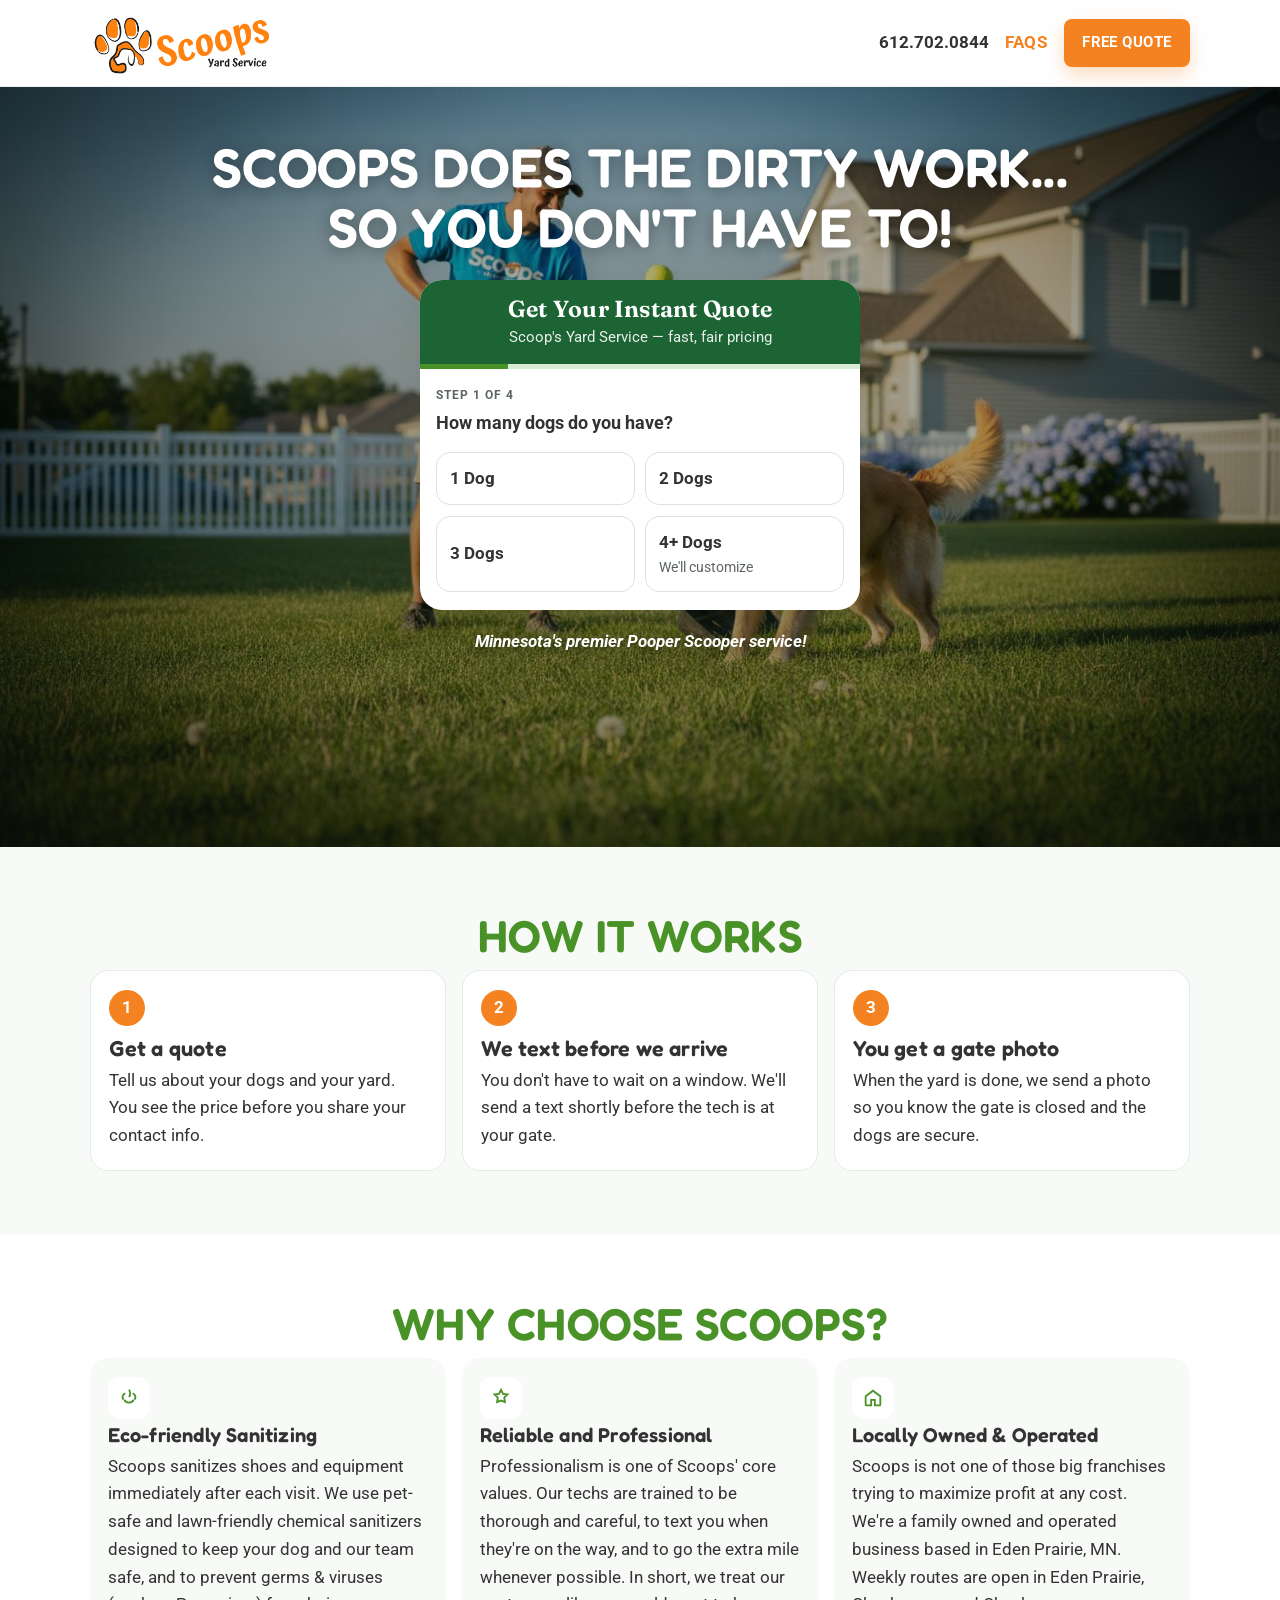
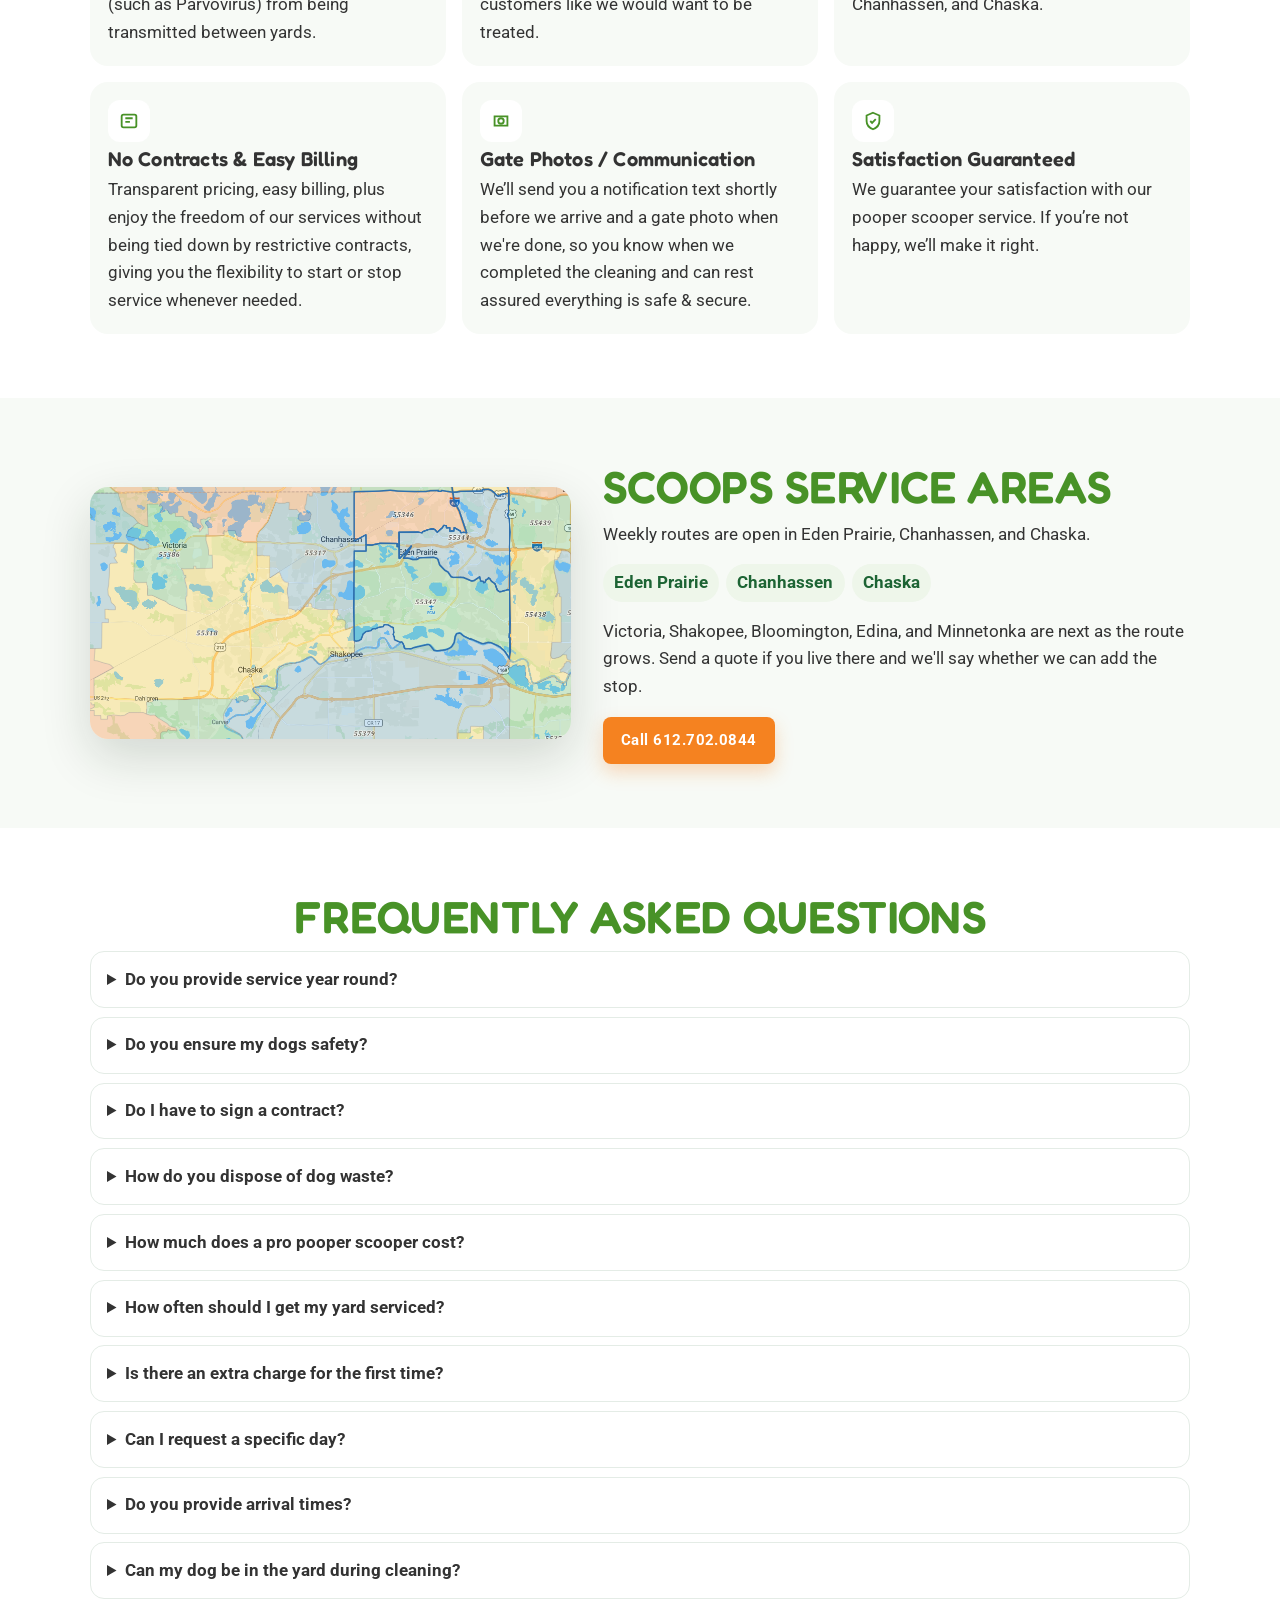
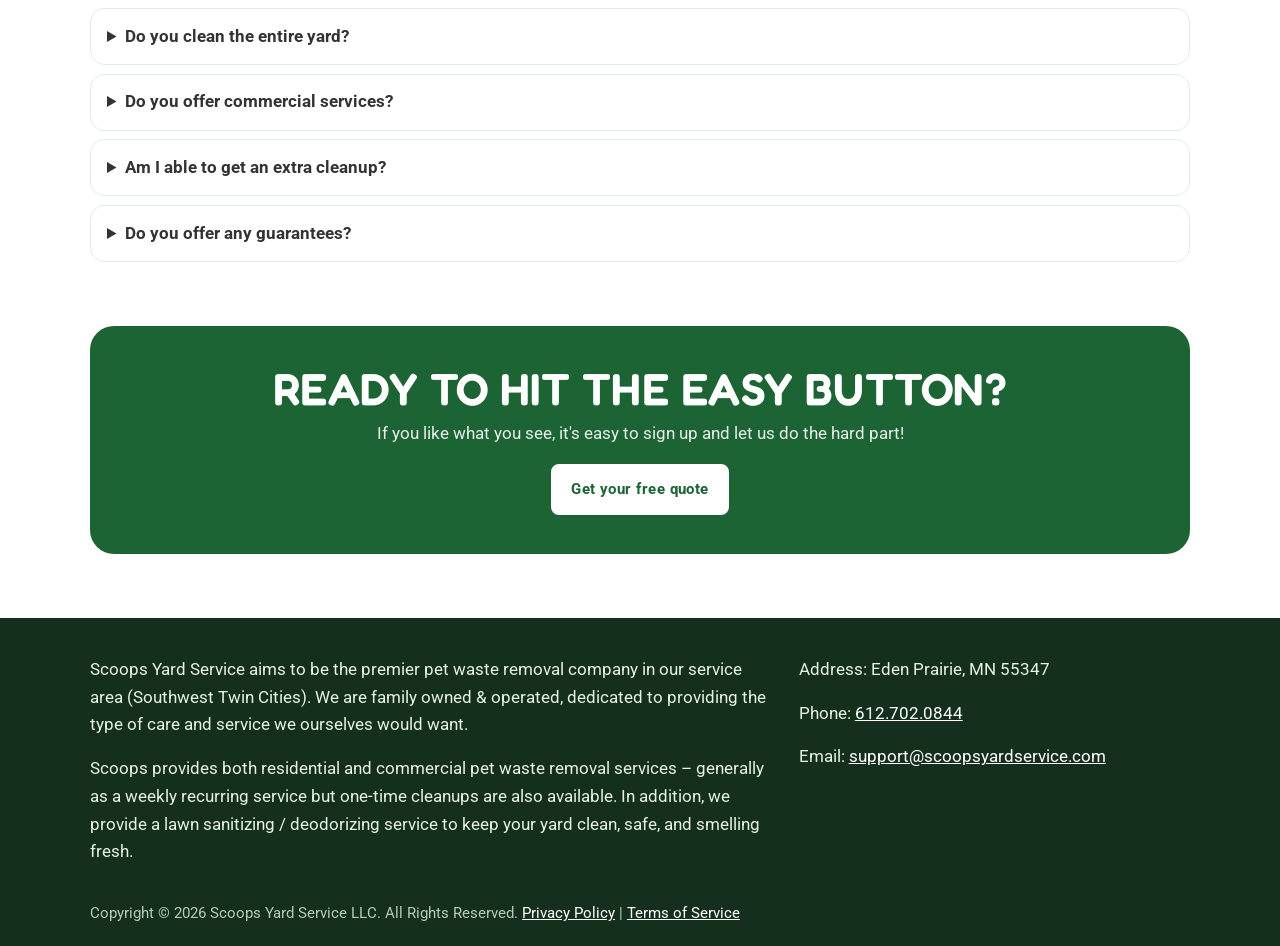
<file: public/index.html>
<!DOCTYPE html>
<html lang="en">
<head>
  <meta charset="utf-8">
  <meta name="viewport" content="width=device-width, initial-scale=1">
  <title>Scoops Yard Service - MN Pooper Scooper</title>
  <meta name="description" content="Minnesota's premier pooper scooper service. Family owned in Eden Prairie, serving the southwest Twin Cities. No contracts, gate photos, and pet-safe sanitizing.">
  <link rel="icon" href="favicon.png">
  <link rel="preconnect" href="https://fonts.googleapis.com">
  <link rel="preconnect" href="https://fonts.gstatic.com" crossorigin>
  <link href="https://fonts.googleapis.com/css2?family=Fraunces:opsz,wght@9..144,600&family=Fredoka:wght@500;600;700&family=Roboto:ital,wght@0,400;0,500;0,700;1,700&display=swap" rel="stylesheet">
  <link rel="stylesheet" href="css/styles.css">
</head>
<body>
  <a class="skip-link" href="#main">Skip to content</a>
  <header class="site-header">
    <div class="wrap header-bar">
      <a class="logo" href="index.html"><img src="images/logo.png" alt="Scoops Yard Service"></a>
      <div class="header-tools">
        <a class="phone" href="tel:6127020844">612.702.0844</a>
        <a class="nav-link" href="#faqs">FAQS</a>
        <a class="btn" href="#quote">FREE QUOTE</a>
      </div>
    </div>
  </header>

  <main id="main">
    <section class="hero">
      <div class="wrap">
        <h1 class="hero-title">SCOOPS DOES THE DIRTY WORK...<br>SO YOU DON'T HAVE TO!</h1>
        <div class="quote-card" id="quote">
          <div class="quote-head">
            <h2>Get Your Instant Quote</h2>
            <p>Scoop's Yard Service — fast, fair pricing</p>
          </div>
          <div class="quote-progress" aria-hidden="true"><span id="quote-bar"></span></div>
          <div class="quote-body" id="quote-body"></div>
        </div>
        <p class="hero-kicker">Minnesota's premier Pooper Scooper service!</p>
      </div>
    </section>

    <section class="section how">
      <div class="wrap">
        <h2 class="section-title">HOW IT WORKS</h2>
        <ol class="steps">
          <li>
            <span class="step-num">1</span>
            <h3>Get a quote</h3>
            <p>Tell us about your dogs and your yard. You see the price before you share your contact info.</p>
          </li>
          <li>
            <span class="step-num">2</span>
            <h3>We text before we arrive</h3>
            <p>You don't have to wait on a window. We'll send a text shortly before the tech is at your gate.</p>
          </li>
          <li>
            <span class="step-num">3</span>
            <h3>You get a gate photo</h3>
            <p>When the yard is done, we send a photo so you know the gate is closed and the dogs are secure.</p>
          </li>
        </ol>
      </div>
    </section>

    <section class="section">
      <div class="wrap">
        <h2 class="section-title">WHY CHOOSE SCOOPS?</h2>
        <div class="features">
          <article class="feature">
            <div class="icon" aria-hidden="true">
              <svg width="22" height="22" viewBox="0 0 24 24" fill="none" stroke="currentColor" stroke-width="2"><path d="M12 3c2 3 2 5 0 8M8 7c-3 1-4 4-2 7M16 7c3 1 4 4 2 7M7 14c1 4 9 4 10 0"/></svg>
            </div>
            <h3>Eco-friendly Sanitizing</h3>
            <p>Scoops sanitizes shoes and equipment immediately after each visit. We use pet-safe and lawn-friendly chemical sanitizers designed to keep your dog and our team safe, and to prevent germs &amp; viruses (such as Parvovirus) from being transmitted between yards.</p>
          </article>
          <article class="feature">
            <div class="icon" aria-hidden="true">
              <svg width="22" height="22" viewBox="0 0 24 24" fill="none" stroke="currentColor" stroke-width="2"><path d="M12 3l2.2 4.6L19 8.2l-3.5 3.4.8 4.9L12 14.8 7.7 16.5l.8-4.9L5 8.2l4.8-.6L12 3z"/></svg>
            </div>
            <h3>Reliable and Professional</h3>
            <p>Professionalism is one of Scoops' core values. Our techs are trained to be thorough and careful, to text you when they're on the way, and to go the extra mile whenever possible. In short, we treat our customers like we would want to be treated.</p>
          </article>
          <article class="feature">
            <div class="icon" aria-hidden="true">
              <svg width="22" height="22" viewBox="0 0 24 24" fill="none" stroke="currentColor" stroke-width="2"><path d="M4 10l8-6 8 6v9a1 1 0 0 1-1 1h-5v-6H10v6H5a1 1 0 0 1-1-1v-9z"/></svg>
            </div>
            <h3>Locally Owned &amp; Operated</h3>
            <p>Scoops is not one of those big franchises trying to maximize profit at any cost. We're a family owned and operated business based in Eden Prairie, MN. Weekly routes are open in Eden Prairie, Chanhassen, and Chaska.</p>
          </article>
          <article class="feature">
            <div class="icon" aria-hidden="true">
              <svg width="22" height="22" viewBox="0 0 24 24" fill="none" stroke="currentColor" stroke-width="2"><rect x="4" y="5" width="16" height="14" rx="2"/><path d="M8 9h8M8 13h5"/></svg>
            </div>
            <h3>No Contracts &amp; Easy Billing</h3>
            <p>Transparent pricing, easy billing, plus enjoy the freedom of our services without being tied down by restrictive contracts, giving you the flexibility to start or stop service whenever needed.</p>
          </article>
          <article class="feature">
            <div class="icon" aria-hidden="true">
              <svg width="22" height="22" viewBox="0 0 24 24" fill="none" stroke="currentColor" stroke-width="2"><path d="M5 7h14v10H5z"/><circle cx="12" cy="12" r="3"/></svg>
            </div>
            <h3>Gate Photos / Communication</h3>
            <p>We’ll send you a notification text shortly before we arrive and a gate photo when we're done, so you know when we completed the cleaning and can rest assured everything is safe &amp; secure.</p>
          </article>
          <article class="feature">
            <div class="icon" aria-hidden="true">
              <svg width="22" height="22" viewBox="0 0 24 24" fill="none" stroke="currentColor" stroke-width="2"><path d="M12 3l7 3v6c0 4.5-3 7.5-7 9-4-1.5-7-4.5-7-9V6l7-3z"/><path d="M9 12l2 2 4-4"/></svg>
            </div>
            <h3>Satisfaction Guaranteed</h3>
            <p>We guarantee your satisfaction with our pooper scooper service. If you’re not happy, we’ll make it right.</p>
          </article>
        </div>
      </div>
    </section>

    <section class="section" style="background:#f7faf6">
      <div class="wrap areas">
        <img src="images/map.png" alt="Map of Scoops service areas in the southwest Twin Cities">
        <div>
          <h2 class="section-title" style="text-align:left">SCOOPS SERVICE AREAS</h2>
          <p>Weekly routes are open in Eden Prairie, Chanhassen, and Chaska.</p>
          <ul class="cities">
            <li>Eden Prairie</li>
            <li>Chanhassen</li>
            <li>Chaska</li>
          </ul>
          <p>Victoria, Shakopee, Bloomington, Edina, and Minnetonka are next as the route grows. Send a quote if you live there and we'll say whether we can add the stop.</p>
          <a class="btn" href="tel:6127020844">Call 612.702.0844</a>
        </div>
      </div>
    </section>

    <section class="section" id="faqs">
      <div class="wrap">
        <h2 class="section-title">FREQUENTLY ASKED QUESTIONS</h2>
        <div class="faq">
          <details>
            <summary>Do you provide service year round?</summary>
            <p>Yes! Scoops provides dog waste removal services year-round. If there’s snow on the ground, we can scoop most of the waste that accumulates.</p>
          </details>
          <details>
            <summary>Do you ensure my dogs safety?</summary>
            <p>The safety of our clients and their dogs is a top priority. To ensure all dogs are safe, we clean all our equipment and shoes between each yard with a kennel-grade disinfectant to prevent the spread of germs/viruses. We also take gate pictures when we are done cleaning so you know your pets won’t get out of the yard, and we ensure all our employees are background checked.</p>
          </details>
          <details>
            <summary>Do I have to sign a contract?</summary>
            <p>No contracts! You can start, pause, and cancel your subscription at any time by updating your customer portal or calling our office.</p>
          </details>
          <details>
            <summary>How do you dispose of dog waste?</summary>
            <p>Proper disposal is essential to environmental safety as dog poop is considered a hazardous material. We will double bag the waste (in scented bags) and place it in each customer’s trash can or neatly on the side of their house.</p>
            <p>We can take the waste off your property and properly dispose of it with Waste Management for a small fee.</p>
          </details>
          <details>
            <summary>How much does a pro pooper scooper cost?</summary>
            <p>Scoops has pooper scooper service plans starting as low as $60 per month. However, pricing is based on the size of the yard, service frequency, and number of dogs. Most of our clients end up paying between $95 and $130 per month. Use the free quote to see our current prices before signing up.</p>
          </details>
          <details>
            <summary>How often should I get my yard serviced?</summary>
            <p>For optimal cleanliness, we recommend scheduling our pet waste removal services on a weekly basis. You can switch to one of our other flexible plans as needed.</p>
          </details>
          <details>
            <summary>Is there an extra charge for the first time?</summary>
            <p>There is generally a first time clean-up fee if there has been several weeks of accumulation in your yard on our first visit.</p>
          </details>
          <details>
            <summary>Can I request a specific day?</summary>
            <p>Yes, you can request a specific cleanup day. Not every cleanup day will be available in your area, but we can generally offer 2-3 options to best fit your schedule.</p>
          </details>
          <details>
            <summary>Do you provide arrival times?</summary>
            <p>No, we don’t provide arrival times for our pooper scooper services. While we will do our best to accommodate your schedule, we optimize our routes for drive time at midnight the day before to help keep costs low.</p>
          </details>
          <details>
            <summary>Can my dog be in the yard during cleaning?</summary>
            <p>Yes, we’re glad to clean with your pups! We simply ask that if your dog has shown signs of aggression, you leave them inside during your cleaning. Ensuring the safety of our team is a top priority. If your dog is aggressive towards our team, you will be asked to put them inside or be removed from our route.</p>
          </details>
          <details>
            <summary>Do you clean the entire yard?</summary>
            <p>Scoops will clean any areas of your property that have dog waste issues, including front, back, and side yards, flower beds, dog runs, etc. There will be an extra cost for large yards or yards with difficult terrain, etc.</p>
          </details>
          <details>
            <summary>Do you offer commercial services?</summary>
            <p>Yes, we offer pet waste removal services for commercial properties, including apartment complexes, dog parks, and business facilities. Contact us for a customized quote.</p>
          </details>
          <details>
            <summary>Am I able to get an extra cleanup?</summary>
            <p>If you need an extra dog waste cleanup outside of your regular schedule, simply contact us, and we’ll arrange a convenient time to visit your property and ensure your yard is clean for whatever you’re planning!</p>
          </details>
          <details>
            <summary>Do you offer any guarantees?</summary>
            <p>Absolutely! We stand by the quality of our pooper scooper service with a 100% satisfaction guarantee. If you’re not completely satisfied, we’ll make it right at no extra cost.</p>
          </details>
        </div>
      </div>
    </section>

    <section class="section" style="padding-top:0">
      <div class="wrap">
        <div class="cta">
          <h2>READY TO HIT THE EASY BUTTON?</h2>
          <p>If you like what you see, it's easy to sign up and let us do the hard part!</p>
          <a class="btn light" href="#quote">Get your free quote</a>
        </div>
      </div>
    </section>
  </main>

  <footer class="site-footer">
    <div class="wrap footer-grid">
      <div>
        <p>Scoops Yard Service aims to be the premier pet waste removal company in our service area (Southwest Twin Cities). We are family owned &amp; operated, dedicated to providing the type of care and service we ourselves would want.</p>
        <p>Scoops provides both residential and commercial pet waste removal services – generally as a weekly recurring service but one-time cleanups are also available. In addition, we provide a lawn sanitizing / deodorizing service to keep your yard clean, safe, and smelling fresh.</p>
      </div>
      <div>
        <p>Address: Eden Prairie, MN 55347</p>
        <p>Phone: <a href="tel:6127020844">612.702.0844</a></p>
        <p>Email: <a href="mailto:support@scoopsyardservice.com">support@scoopsyardservice.com</a></p>
      </div>
    </div>
    <div class="wrap">
      <p class="fine">Copyright © 2026 Scoops Yard Service LLC. All Rights Reserved. <a href="privacy.html">Privacy Policy</a> | <a href="terms.html">Terms of Service</a></p>
    </div>
  </footer>
  <script src="js/config.js"></script>
  <script src="js/quote.js"></script>
</body>
</html>
</file>
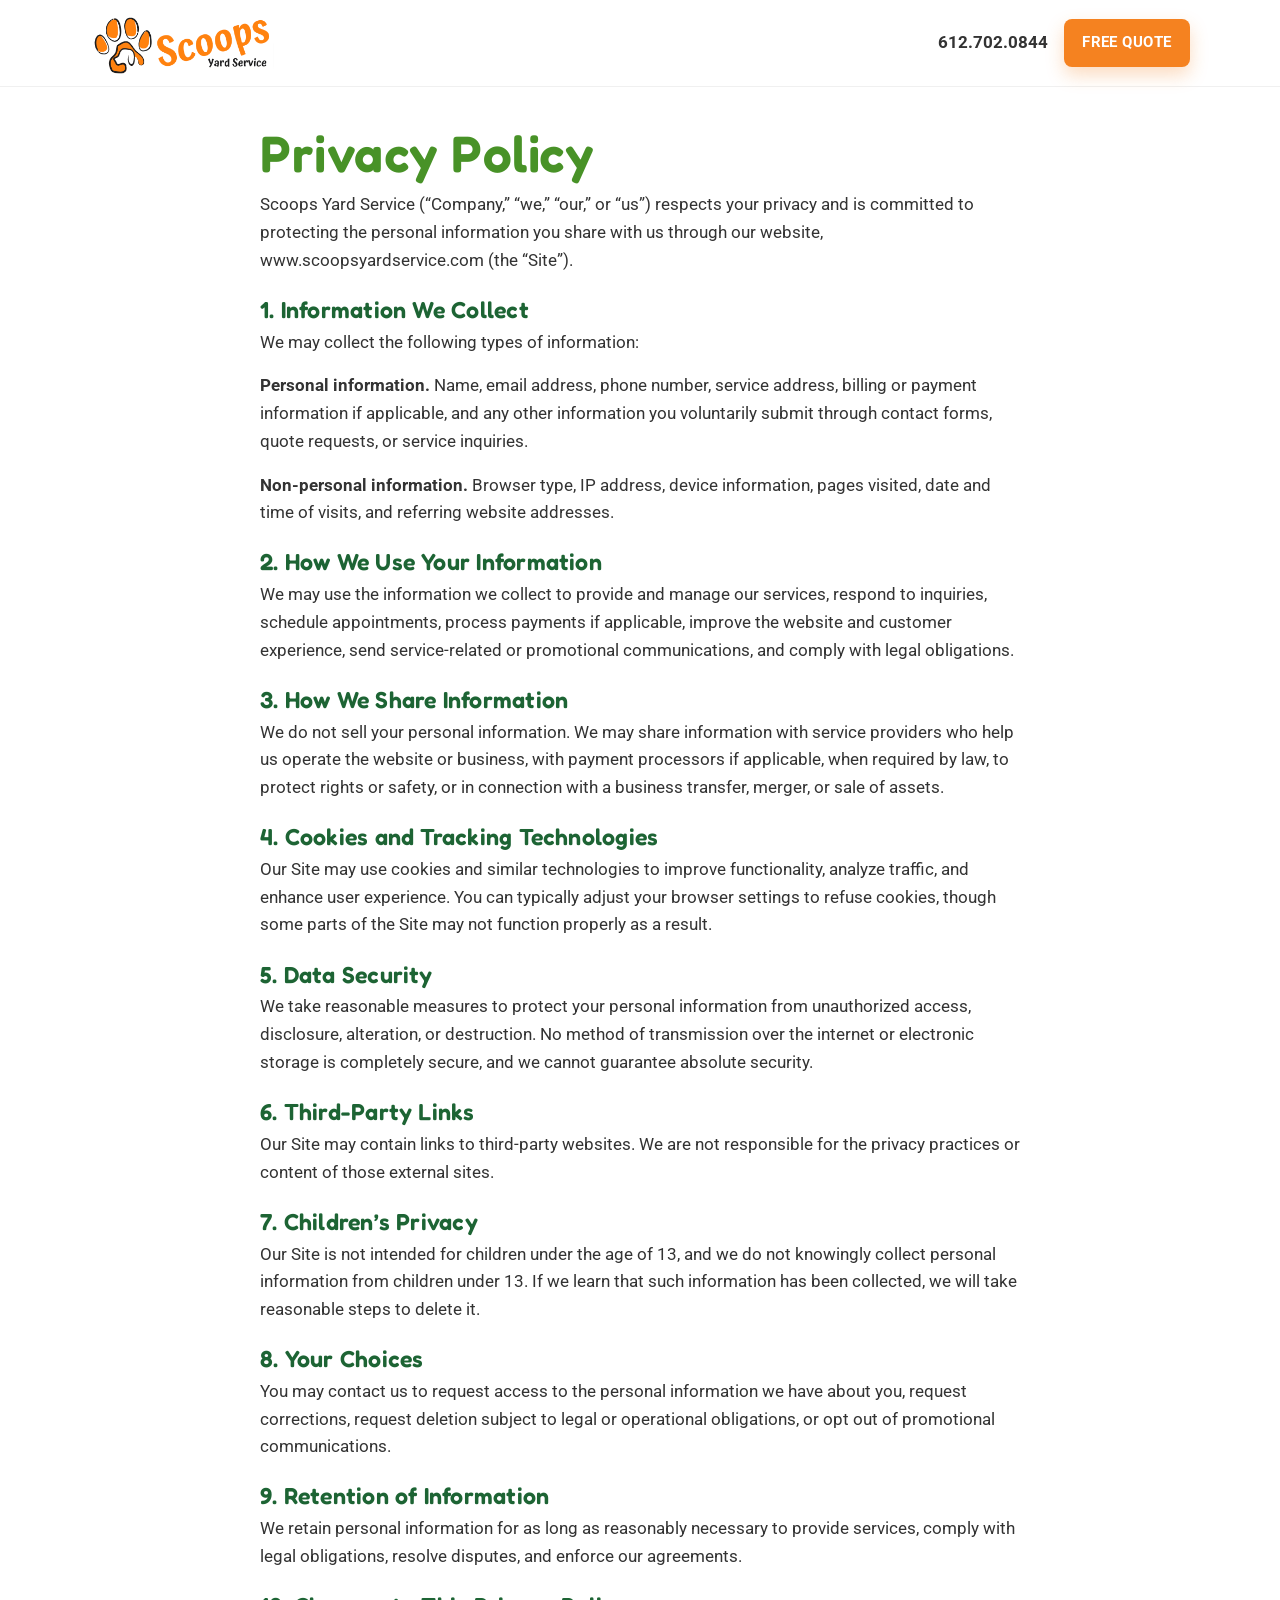
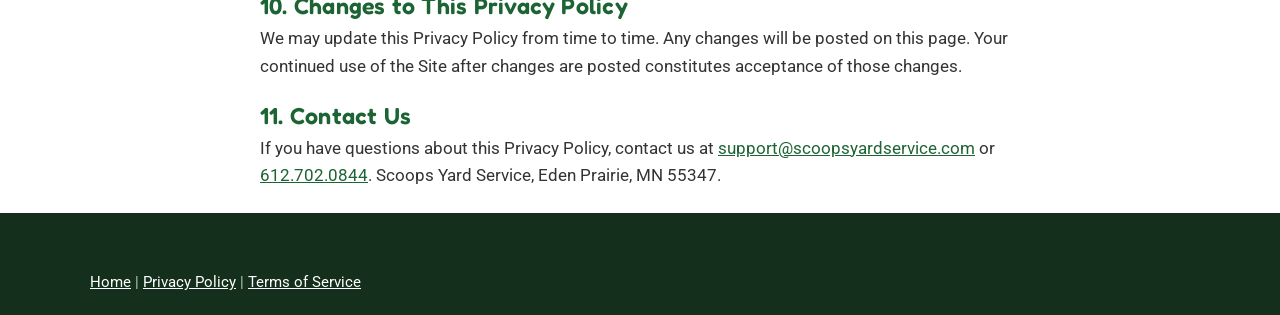
<file: public/privacy.html>
<!DOCTYPE html>
<html lang="en">
<head>
  <meta charset="utf-8">
  <meta name="viewport" content="width=device-width, initial-scale=1">
  <title>Privacy Policy — Scoops Yard Service</title>
  <link rel="icon" href="favicon.png">
  <link rel="preconnect" href="https://fonts.googleapis.com">
  <link rel="preconnect" href="https://fonts.gstatic.com" crossorigin>
  <link href="https://fonts.googleapis.com/css2?family=Fredoka:wght@600&family=Roboto:wght@400;700&display=swap" rel="stylesheet">
  <link rel="stylesheet" href="css/styles.css">
</head>
<body>
  <header class="site-header">
    <div class="wrap header-bar">
      <a class="logo" href="index.html"><img src="images/logo.png" alt="Scoops Yard Service"></a>
      <div class="header-tools">
        <a class="phone" href="tel:6127020844">612.702.0844</a>
        <a class="btn" href="index.html#quote">FREE QUOTE</a>
      </div>
    </div>
  </header>
  <main class="wrap page-hero prose" id="main">
    <h1>Privacy Policy</h1>
    <p>Scoops Yard Service (“Company,” “we,” “our,” or “us”) respects your privacy and is committed to protecting the personal information you share with us through our website, www.scoopsyardservice.com (the “Site”).</p>
    <h2>1. Information We Collect</h2>
    <p>We may collect the following types of information:</p>
    <p><strong>Personal information.</strong> Name, email address, phone number, service address, billing or payment information if applicable, and any other information you voluntarily submit through contact forms, quote requests, or service inquiries.</p>
    <p><strong>Non-personal information.</strong> Browser type, IP address, device information, pages visited, date and time of visits, and referring website addresses.</p>
    <h2>2. How We Use Your Information</h2>
    <p>We may use the information we collect to provide and manage our services, respond to inquiries, schedule appointments, process payments if applicable, improve the website and customer experience, send service-related or promotional communications, and comply with legal obligations.</p>
    <h2>3. How We Share Information</h2>
    <p>We do not sell your personal information. We may share information with service providers who help us operate the website or business, with payment processors if applicable, when required by law, to protect rights or safety, or in connection with a business transfer, merger, or sale of assets.</p>
    <h2>4. Cookies and Tracking Technologies</h2>
    <p>Our Site may use cookies and similar technologies to improve functionality, analyze traffic, and enhance user experience. You can typically adjust your browser settings to refuse cookies, though some parts of the Site may not function properly as a result.</p>
    <h2>5. Data Security</h2>
    <p>We take reasonable measures to protect your personal information from unauthorized access, disclosure, alteration, or destruction. No method of transmission over the internet or electronic storage is completely secure, and we cannot guarantee absolute security.</p>
    <h2>6. Third-Party Links</h2>
    <p>Our Site may contain links to third-party websites. We are not responsible for the privacy practices or content of those external sites.</p>
    <h2>7. Children’s Privacy</h2>
    <p>Our Site is not intended for children under the age of 13, and we do not knowingly collect personal information from children under 13. If we learn that such information has been collected, we will take reasonable steps to delete it.</p>
    <h2>8. Your Choices</h2>
    <p>You may contact us to request access to the personal information we have about you, request corrections, request deletion subject to legal or operational obligations, or opt out of promotional communications.</p>
    <h2>9. Retention of Information</h2>
    <p>We retain personal information for as long as reasonably necessary to provide services, comply with legal obligations, resolve disputes, and enforce our agreements.</p>
    <h2>10. Changes to This Privacy Policy</h2>
    <p>We may update this Privacy Policy from time to time. Any changes will be posted on this page. Your continued use of the Site after changes are posted constitutes acceptance of those changes.</p>
    <h2>11. Contact Us</h2>
    <p>If you have questions about this Privacy Policy, contact us at <a href="mailto:support@scoopsyardservice.com">support@scoopsyardservice.com</a> or <a href="tel:6127020844">612.702.0844</a>. Scoops Yard Service, Eden Prairie, MN 55347.</p>
  </main>
  <footer class="site-footer">
    <div class="wrap">
      <p class="fine"><a href="index.html">Home</a> | <a href="privacy.html">Privacy Policy</a> | <a href="terms.html">Terms of Service</a></p>
    </div>
  </footer>
</body>
</html>
</file>
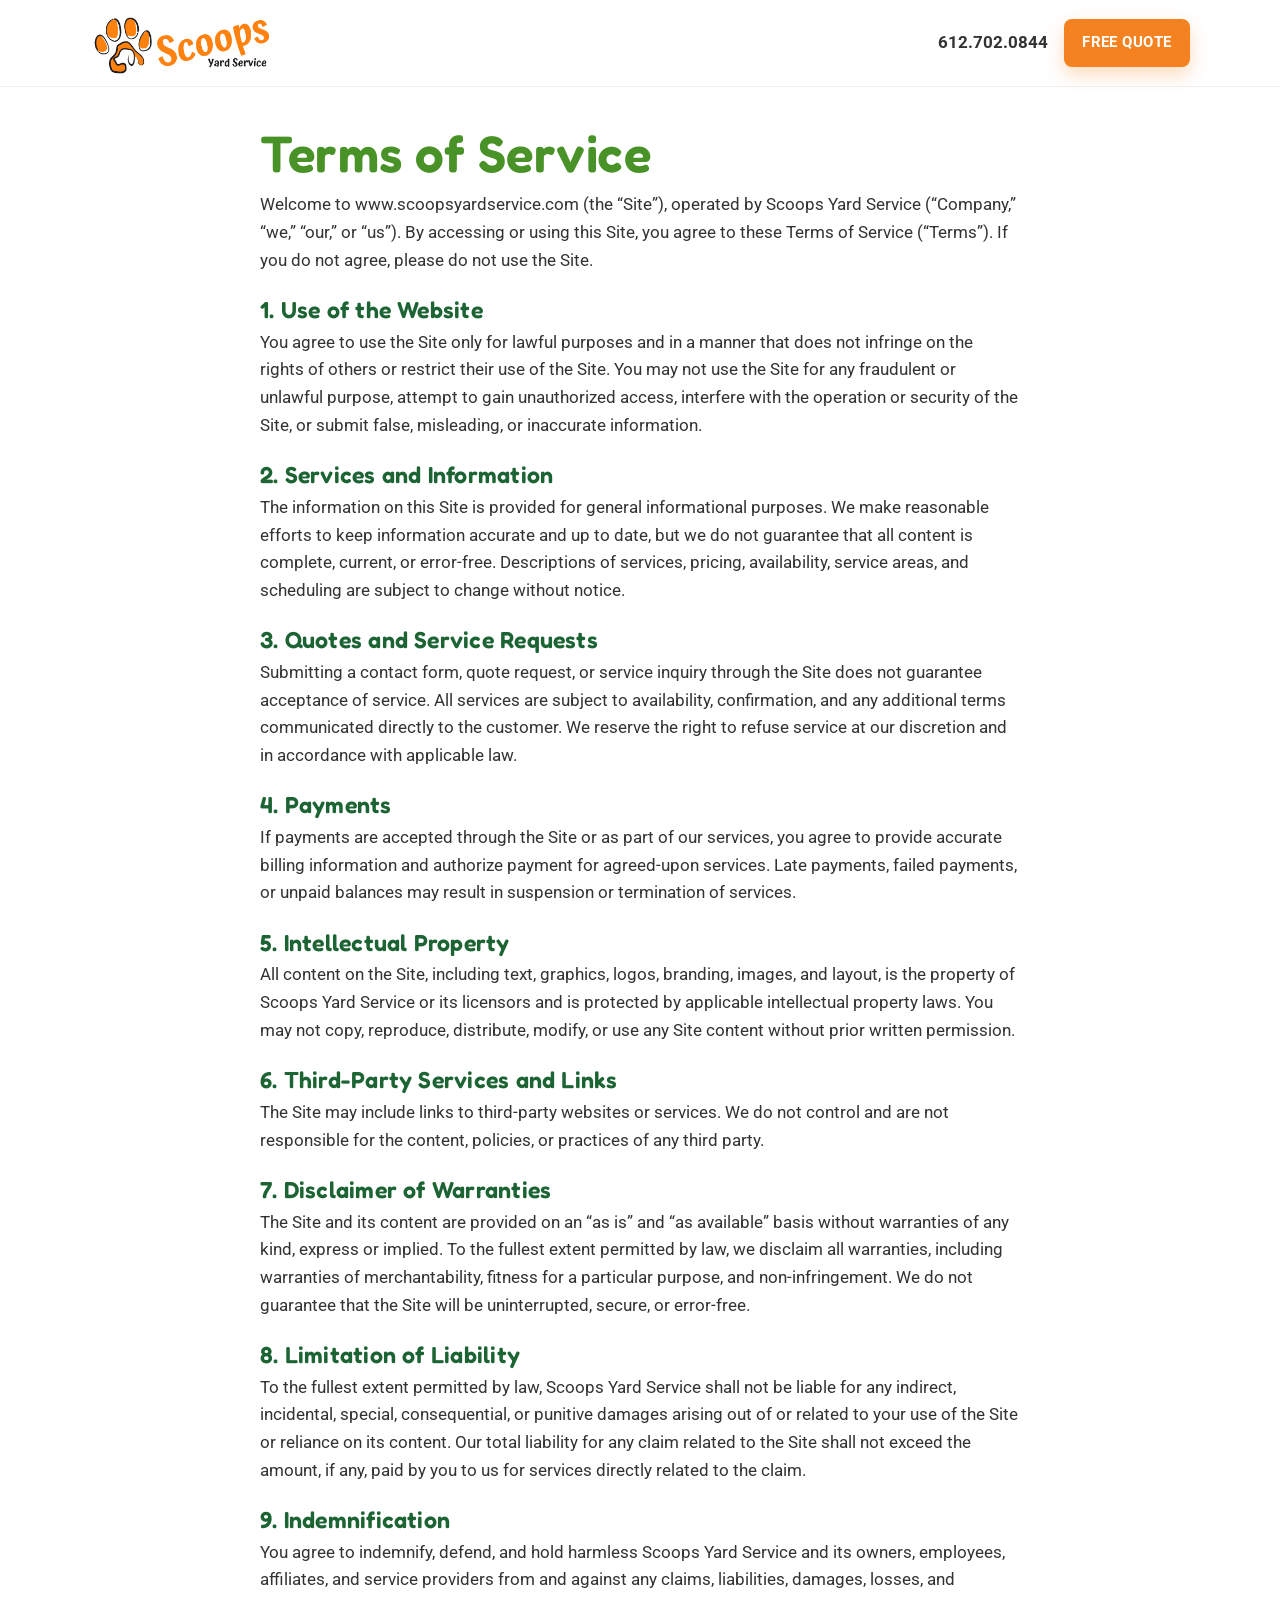
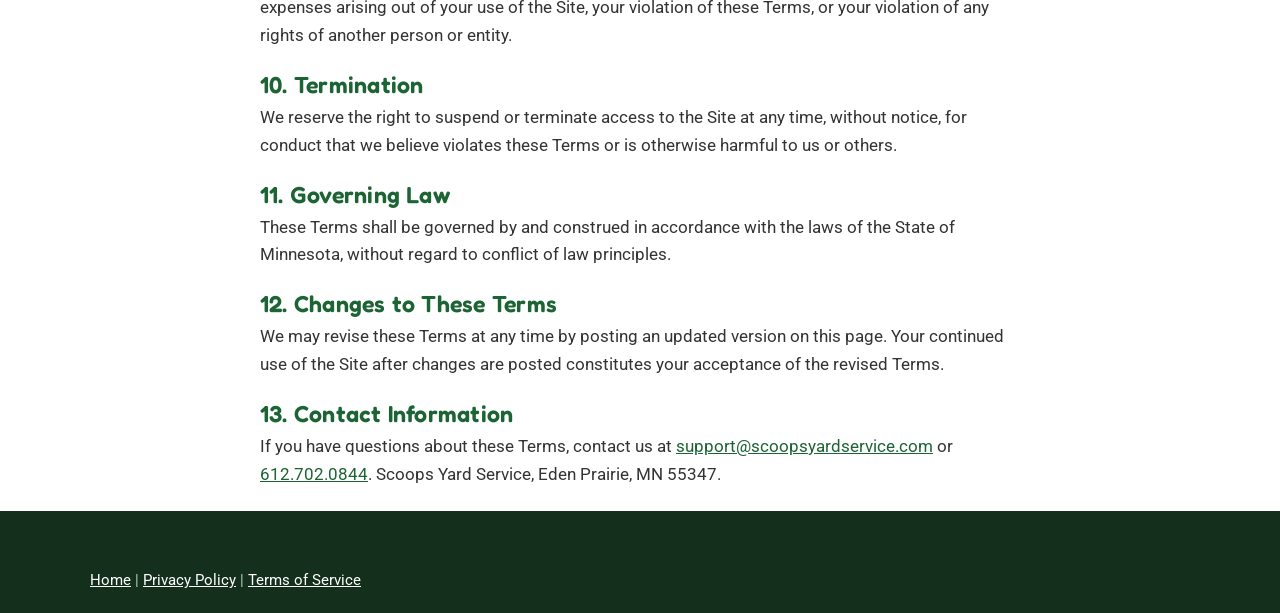
<file: public/terms.html>
<!DOCTYPE html>
<html lang="en">
<head>
  <meta charset="utf-8">
  <meta name="viewport" content="width=device-width, initial-scale=1">
  <title>Terms of Service — Scoops Yard Service</title>
  <link rel="icon" href="favicon.png">
  <link rel="preconnect" href="https://fonts.googleapis.com">
  <link rel="preconnect" href="https://fonts.gstatic.com" crossorigin>
  <link href="https://fonts.googleapis.com/css2?family=Fredoka:wght@600&family=Roboto:wght@400;700&display=swap" rel="stylesheet">
  <link rel="stylesheet" href="css/styles.css">
</head>
<body>
  <header class="site-header">
    <div class="wrap header-bar">
      <a class="logo" href="index.html"><img src="images/logo.png" alt="Scoops Yard Service"></a>
      <div class="header-tools">
        <a class="phone" href="tel:6127020844">612.702.0844</a>
        <a class="btn" href="index.html#quote">FREE QUOTE</a>
      </div>
    </div>
  </header>
  <main class="wrap page-hero prose" id="main">
    <h1>Terms of Service</h1>
    <p>Welcome to www.scoopsyardservice.com (the “Site”), operated by Scoops Yard Service (“Company,” “we,” “our,” or “us”). By accessing or using this Site, you agree to these Terms of Service (“Terms”). If you do not agree, please do not use the Site.</p>
    <h2>1. Use of the Website</h2>
    <p>You agree to use the Site only for lawful purposes and in a manner that does not infringe on the rights of others or restrict their use of the Site. You may not use the Site for any fraudulent or unlawful purpose, attempt to gain unauthorized access, interfere with the operation or security of the Site, or submit false, misleading, or inaccurate information.</p>
    <h2>2. Services and Information</h2>
    <p>The information on this Site is provided for general informational purposes. We make reasonable efforts to keep information accurate and up to date, but we do not guarantee that all content is complete, current, or error-free. Descriptions of services, pricing, availability, service areas, and scheduling are subject to change without notice.</p>
    <h2>3. Quotes and Service Requests</h2>
    <p>Submitting a contact form, quote request, or service inquiry through the Site does not guarantee acceptance of service. All services are subject to availability, confirmation, and any additional terms communicated directly to the customer. We reserve the right to refuse service at our discretion and in accordance with applicable law.</p>
    <h2>4. Payments</h2>
    <p>If payments are accepted through the Site or as part of our services, you agree to provide accurate billing information and authorize payment for agreed-upon services. Late payments, failed payments, or unpaid balances may result in suspension or termination of services.</p>
    <h2>5. Intellectual Property</h2>
    <p>All content on the Site, including text, graphics, logos, branding, images, and layout, is the property of Scoops Yard Service or its licensors and is protected by applicable intellectual property laws. You may not copy, reproduce, distribute, modify, or use any Site content without prior written permission.</p>
    <h2>6. Third-Party Services and Links</h2>
    <p>The Site may include links to third-party websites or services. We do not control and are not responsible for the content, policies, or practices of any third party.</p>
    <h2>7. Disclaimer of Warranties</h2>
    <p>The Site and its content are provided on an “as is” and “as available” basis without warranties of any kind, express or implied. To the fullest extent permitted by law, we disclaim all warranties, including warranties of merchantability, fitness for a particular purpose, and non-infringement. We do not guarantee that the Site will be uninterrupted, secure, or error-free.</p>
    <h2>8. Limitation of Liability</h2>
    <p>To the fullest extent permitted by law, Scoops Yard Service shall not be liable for any indirect, incidental, special, consequential, or punitive damages arising out of or related to your use of the Site or reliance on its content. Our total liability for any claim related to the Site shall not exceed the amount, if any, paid by you to us for services directly related to the claim.</p>
    <h2>9. Indemnification</h2>
    <p>You agree to indemnify, defend, and hold harmless Scoops Yard Service and its owners, employees, affiliates, and service providers from and against any claims, liabilities, damages, losses, and expenses arising out of your use of the Site, your violation of these Terms, or your violation of any rights of another person or entity.</p>
    <h2>10. Termination</h2>
    <p>We reserve the right to suspend or terminate access to the Site at any time, without notice, for conduct that we believe violates these Terms or is otherwise harmful to us or others.</p>
    <h2>11. Governing Law</h2>
    <p>These Terms shall be governed by and construed in accordance with the laws of the State of Minnesota, without regard to conflict of law principles.</p>
    <h2>12. Changes to These Terms</h2>
    <p>We may revise these Terms at any time by posting an updated version on this page. Your continued use of the Site after changes are posted constitutes your acceptance of the revised Terms.</p>
    <h2>13. Contact Information</h2>
    <p>If you have questions about these Terms, contact us at <a href="mailto:support@scoopsyardservice.com">support@scoopsyardservice.com</a> or <a href="tel:6127020844">612.702.0844</a>. Scoops Yard Service, Eden Prairie, MN 55347.</p>
  </main>
  <footer class="site-footer">
    <div class="wrap">
      <p class="fine"><a href="index.html">Home</a> | <a href="privacy.html">Privacy Policy</a> | <a href="terms.html">Terms of Service</a></p>
    </div>
  </footer>
</body>
</html>
</file>
<file: public/css/styles.css>
:root {
  --orange: #f58220;
  --orange-dark: #dc6d10;
  --green: #489227;
  --green-deep: #1d6434;
  --ink: #333333;
  --muted: #5c6560;
  --line: #e4ece6;
  --cream: #f7faf6;
  --white: #ffffff;
  --shadow: 0 18px 50px rgba(20, 40, 20, 0.16);
  --display: "Fredoka", "Trebuchet MS", sans-serif;
  --font: "Roboto", "Segoe UI", sans-serif;
  --max: 1100px;
}

*,
*::before,
*::after { box-sizing: border-box; }

html { scroll-behavior: smooth; }

body {
  margin: 0;
  color: var(--ink);
  background: var(--white);
  font-family: var(--font);
  font-size: 1.05rem;
  line-height: 1.65;
}

img { max-width: 100%; height: auto; display: block; }

a { color: var(--green-deep); }

h1, h2, h3, .display {
  font-family: var(--display);
  font-weight: 600;
  line-height: 1.1;
  letter-spacing: 0.01em;
}

p { margin: 0 0 1rem; }

.skip-link {
  position: absolute;
  left: 1rem;
  top: -4rem;
  background: var(--ink);
  color: white;
  padding: 0.55rem 0.8rem;
  border-radius: 999px;
  z-index: 30;
}

.skip-link:focus { top: 0.6rem; }

.wrap {
  width: min(var(--max), calc(100% - 2rem));
  margin-inline: auto;
}

.site-header {
  position: sticky;
  top: 0;
  z-index: 20;
  background: rgba(255, 255, 255, 0.96);
  backdrop-filter: blur(10px);
  border-bottom: 1px solid #f0f0f0;
}

.header-bar {
  min-height: 86px;
  display: flex;
  align-items: center;
  gap: 1rem;
}

.logo img { height: 64px; width: auto; }

.header-tools {
  margin-left: auto;
  display: flex;
  align-items: center;
  gap: 1rem;
}

.phone {
  color: var(--ink);
  font-weight: 700;
  text-decoration: none;
  white-space: nowrap;
}

.phone:hover { color: var(--orange-dark); }

.nav-link {
  color: var(--orange);
  font-weight: 700;
  text-decoration: none;
  letter-spacing: 0.04em;
}

.btn {
  display: inline-flex;
  align-items: center;
  justify-content: center;
  min-height: 46px;
  padding: 0.7rem 1.15rem;
  border: 0;
  border-radius: 8px;
  background: var(--orange);
  color: white;
  font-family: var(--font);
  font-weight: 700;
  font-size: 0.95rem;
  letter-spacing: 0.03em;
  text-decoration: none;
  cursor: pointer;
  box-shadow: 0 8px 18px rgba(245, 130, 32, 0.28);
}

.btn:hover { background: var(--orange-dark); color: white; }

.btn.light {
  background: white;
  color: var(--green-deep);
  box-shadow: none;
  border: 2px solid white;
}

.hero {
  position: relative;
  min-height: 760px;
  background:
    linear-gradient(180deg, rgba(12, 24, 16, 0.28), rgba(12, 24, 16, 0.45)),
    url("../images/hero.jpg") center 30% / cover no-repeat;
  color: white;
  padding: 3.2rem 0 4rem;
}

.hero-title {
  margin: 0 auto 1.4rem;
  max-width: 18em;
  text-align: center;
  font-size: clamp(2.3rem, 5vw, 3.4rem);
  text-shadow: 0 2px 16px rgba(0, 0, 0, 0.35);
}

.quote-card {
  width: min(440px, 100%);
  margin: 0 auto;
  background: white;
  color: var(--ink);
  border-radius: 22px;
  overflow: hidden;
  box-shadow: var(--shadow);
}

.quote-head {
  background: var(--green-deep);
  color: white;
  text-align: center;
  padding: 1rem 1rem 0.9rem;
}

.quote-head h2 {
  margin: 0;
  font-family: Fraunces, Georgia, serif;
  font-weight: 650;
  font-size: 1.45rem;
}

.quote-head p { margin: 0.2rem 0 0; font-size: 0.92rem; opacity: 0.9; }

.quote-progress {
  height: 5px;
  background: #d7ead4;
}

.quote-progress span {
  display: block;
  height: 100%;
  width: 25%;
  background: var(--green);
}

.quote-body { padding: 1rem 1rem 1.15rem; }

.step-label {
  margin: 0;
  color: var(--muted);
  font-size: 0.78rem;
  font-weight: 700;
  letter-spacing: 0.08em;
  text-transform: uppercase;
}

.step-question {
  margin: 0.2rem 0 0.8rem;
  font-weight: 700;
  font-size: 1.15rem;
}

.option-grid {
  display: grid;
  grid-template-columns: 1fr 1fr;
  gap: 0.65rem;
}

.option-grid.single { grid-template-columns: 1fr; }

.option {
  text-align: left;
  background: white;
  border: 1.5px solid #d9e3db;
  border-radius: 14px;
  padding: 0.75rem 0.8rem;
  cursor: pointer;
  font: inherit;
  color: var(--ink);
}

.option:hover, .option.is-selected {
  border-color: var(--green);
  background: #f3faef;
}

.option strong { display: block; }
.option span { display: block; color: var(--muted); font-size: 0.86rem; }

.quote-nav { margin-top: 0.8rem; }

.linkish {
  background: none;
  border: 0;
  color: var(--green-deep);
  font-weight: 700;
  cursor: pointer;
  padding: 0;
  font: inherit;
}

.hero-kicker {
  margin: 1.1rem 0 0;
  text-align: center;
  font-weight: 700;
  font-style: italic;
  text-shadow: 0 2px 10px rgba(0, 0, 0, 0.45);
}

.how { background: var(--cream); }

.steps {
  list-style: none;
  display: grid;
  grid-template-columns: repeat(3, 1fr);
  gap: 1rem;
  margin: 0;
  padding: 0;
}

.steps li {
  background: white;
  border: 1px solid var(--line);
  border-radius: 18px;
  padding: 1.2rem 1.15rem 1.3rem;
}

.steps h3 { margin: 0.7rem 0 0.35rem; font-size: 1.35rem; }
.steps p:last-child { margin: 0; }

.step-num {
  width: 36px;
  height: 36px;
  display: grid;
  place-items: center;
  border-radius: 50%;
  background: var(--orange);
  color: white;
  font-weight: 700;
}

.result-price {
  margin: 0.2rem 0 0;
  text-align: center;
  color: var(--green-deep);
  font-family: var(--display);
  font-size: 4rem;
  line-height: 1;
}

.result-period, .result-badge {
  text-align: center;
  margin: 0;
}

.result-badge {
  color: var(--green);
  font-weight: 700;
  letter-spacing: 0.06em;
  text-transform: uppercase;
  font-size: 0.82rem;
}

.summary {
  margin: 0.9rem 0;
  border-top: 1px solid var(--line);
}

.summary div {
  display: flex;
  justify-content: space-between;
  gap: 1rem;
  padding: 0.45rem 0;
  border-bottom: 1px solid var(--line);
}

.init-note {
  background: #fff6ea;
  border-radius: 12px;
  padding: 0.75rem 0.85rem;
  margin-bottom: 0.8rem;
}

.signup {
  display: grid;
  gap: 0.55rem;
  margin-top: 0.4rem;
}

.signup input, .page-form input, .page-form textarea {
  width: 100%;
  font: inherit;
  padding: 0.7rem 0.75rem;
  border-radius: 10px;
  border: 1.5px solid #d7e0d9;
}

.form-status {
  background: var(--cream);
  border-radius: 12px;
  padding: 0.75rem;
}

.form-status pre {
  white-space: pre-wrap;
  font-family: inherit;
  margin: 0.4rem 0 0;
}

.section { padding: 4rem 0; scroll-margin-top: 96px; }

.section-title {
  text-align: center;
  color: var(--green);
  font-size: clamp(2rem, 4vw, 2.8rem);
  margin: 0 0 0.6rem;
}

.lede {
  max-width: 68ch;
  margin: 0 auto 1.6rem;
  text-align: center;
  color: var(--muted);
}

.features {
  display: grid;
  grid-template-columns: repeat(3, 1fr);
  gap: 1rem;
}

.feature {
  background: var(--cream);
  border-radius: 18px;
  padding: 1.15rem 1.1rem 1.2rem;
}

.feature h3 { margin: 0.35rem 0 0.4rem; font-size: 1.25rem; }
.feature p:last-child { margin: 0; }

.icon {
  width: 42px;
  height: 42px;
  border-radius: 12px;
  display: grid;
  place-items: center;
  background: white;
  color: var(--green);
}

.areas {
  display: grid;
  grid-template-columns: 0.9fr 1.1fr;
  gap: 2rem;
  align-items: center;
}

.areas img {
  width: 100%;
  border-radius: 18px;
  box-shadow: var(--shadow);
}

.cities {
  display: flex;
  flex-wrap: wrap;
  gap: 0.45rem;
  padding: 0;
  margin: 0 0 1rem;
  list-style: none;
}

.cities li {
  background: #eef6ea;
  color: var(--green-deep);
  font-weight: 700;
  border-radius: 999px;
  padding: 0.3rem 0.7rem;
}

.faq { display: grid; gap: 0.55rem; }

.faq details {
  border: 1px solid var(--line);
  border-radius: 14px;
  padding: 0.85rem 1rem;
  background: white;
}

.faq summary {
  cursor: pointer;
  font-weight: 700;
}

.faq details p:last-child { margin-bottom: 0; }

.cta {
  background: var(--green-deep);
  color: white;
  text-align: center;
  border-radius: 24px;
  padding: 2.4rem 1.2rem;
}

.cta h2 { margin: 0 0 0.4rem; font-size: clamp(2rem, 4vw, 2.8rem); }
.cta p { color: rgba(255, 255, 255, 0.9); }

.site-footer {
  background: #14301c;
  color: #e7f2e4;
  padding: 2.4rem 0 1.3rem;
}

.footer-grid {
  display: grid;
  grid-template-columns: 1.4fr 0.8fr;
  gap: 1.5rem;
}

.site-footer a { color: white; }

.fine {
  margin: 1.2rem 0 0;
  color: #b7cbb8;
  font-size: 0.92rem;
}

.page-hero { padding: 2.4rem 0 0.4rem; }

.page-hero h1 {
  margin: 0 0 0.6rem;
  color: var(--green);
  font-size: clamp(2.2rem, 5vw, 3.2rem);
}

.prose { max-width: 76ch; }
.prose h2 { color: var(--green-deep); font-size: 1.45rem; margin: 1.4rem 0 0.4rem; }

input:focus, button:focus-visible, a:focus-visible, summary:focus-visible {
  outline: 3px solid rgba(245, 130, 32, 0.45);
  outline-offset: 2px;
}

@media (max-width: 860px) {
  .features, .areas, .footer-grid, .steps { grid-template-columns: 1fr; }
  .hero { min-height: 0; padding-top: 2rem; }
  .phone { display: none; }
}

@media (max-width: 520px) {
  .option-grid { grid-template-columns: 1fr; }
  .logo img { height: 52px; }
  .hero-title { font-size: 1.55rem; }
}

@media (prefers-reduced-motion: reduce) {
  html { scroll-behavior: auto; }
}
</file>
